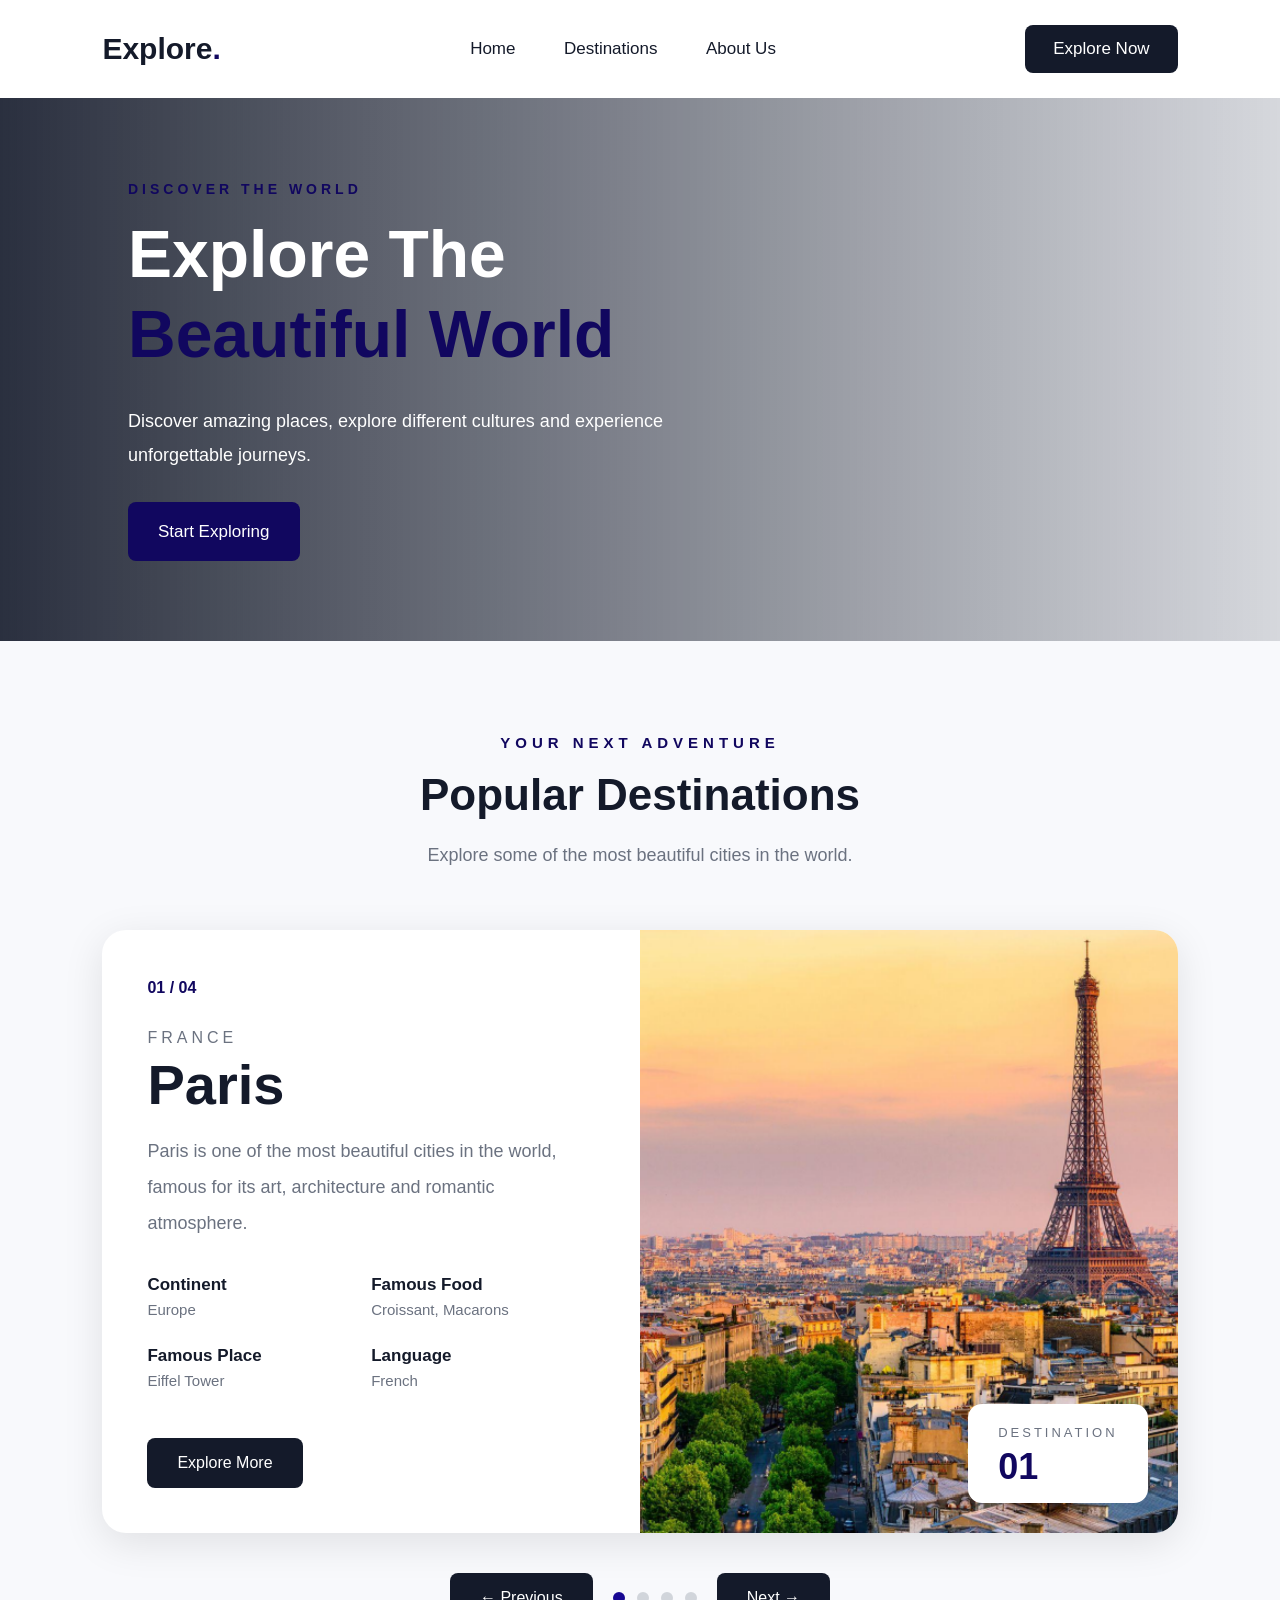
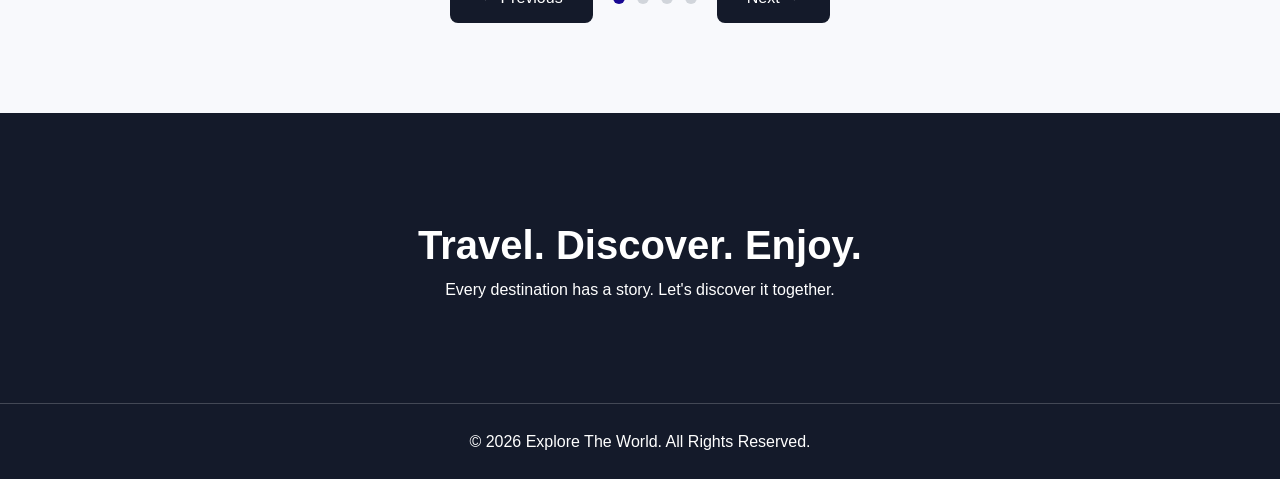
<file: index.html>
<!DOCTYPE html>
<html lang="en">
<head>
  <meta charset="UTF-8">
  <meta name="viewport" content="width=device-width, initial-scale=1.0">
  <title>Explore The World</title>
  <link rel="stylesheet" href="style.css">
</head>
<body>

  <!-- 1) الـ Navbar -->
  <header>
    <h2>Explore<span>.</span></h2>
    <nav>
      <a>Home</a>
      <a>Destinations</a>
      <a>About Us</a>
    </nav>
    <button>Explore Now</button>
  </header>

  <!-- 2) الـ Hero (الصفحة الأولى) -->
  <section>
    <h5>DISCOVER THE WORLD</h5>
    <h1>Explore The <span>Beautiful World</span></h1>
    <p>Discover amazing places, explore different cultures and experience unforgettable journeys.</p>
    <a>Start Exploring</a>
  </section>

  <!-- 3) المدن (الكارت اللي بيتغير بالـ JavaScript) -->
  <main>
    <h5>YOUR NEXT ADVENTURE</h5>
    <h2>Popular Destinations</h2>
    <h6>Explore some of the most beautiful cities in the world.</h6>

    <article>

      <!-- الجزء الشمال: بيانات المدينة -->
      <div>
        <b></b>                  <!-- رقم المدينة 01 / 04 -->
        <small></small>          <!-- اسم الدولة -->
        <h3></h3>                <!-- اسم المدينة -->
        <p></p>                  <!-- الوصف -->

        <ul>
          <li><h4>Continent</h4><p></p></li>
          <li><h4>Famous Food</h4><p></p></li>
          <li><h4>Famous Place</h4><p></p></li>
          <li><h4>Language</h4><p></p></li>
        </ul>

        <button>Explore More</button>
        <blockquote hidden></blockquote>   <!-- النص اللي بيظهر بعد Explore More -->
      </div>

      <!-- الجزء اليمين: الصورة -->
      <figure>
        <img src="" alt="">
        <figcaption>
          <span>DESTINATION</span>
          <h3>01</h3>
        </figcaption>
      </figure>

    </article>

    <!-- الأزرار والنقط تحت الكارت -->
    <menu>
      <button>&larr; Previous</button>
      <ol>
        <li></li>
        <li></li>
        <li></li>
        <li></li>
      </ol>
      <button>Next &rarr;</button>
    </menu>
  </main>

  <!-- 4) About -->
  <aside>
    <h2>Travel. Discover. Enjoy.</h2>
    <p>Every destination has a story. Let's discover it together.</p>
  </aside>

  <!-- 5) Footer -->
  <footer>
    <p>&copy; 2026 Explore The World. All Rights Reserved.</p>
  </footer>

  <script src="script.js"></script>
</body>
</html>
</file>
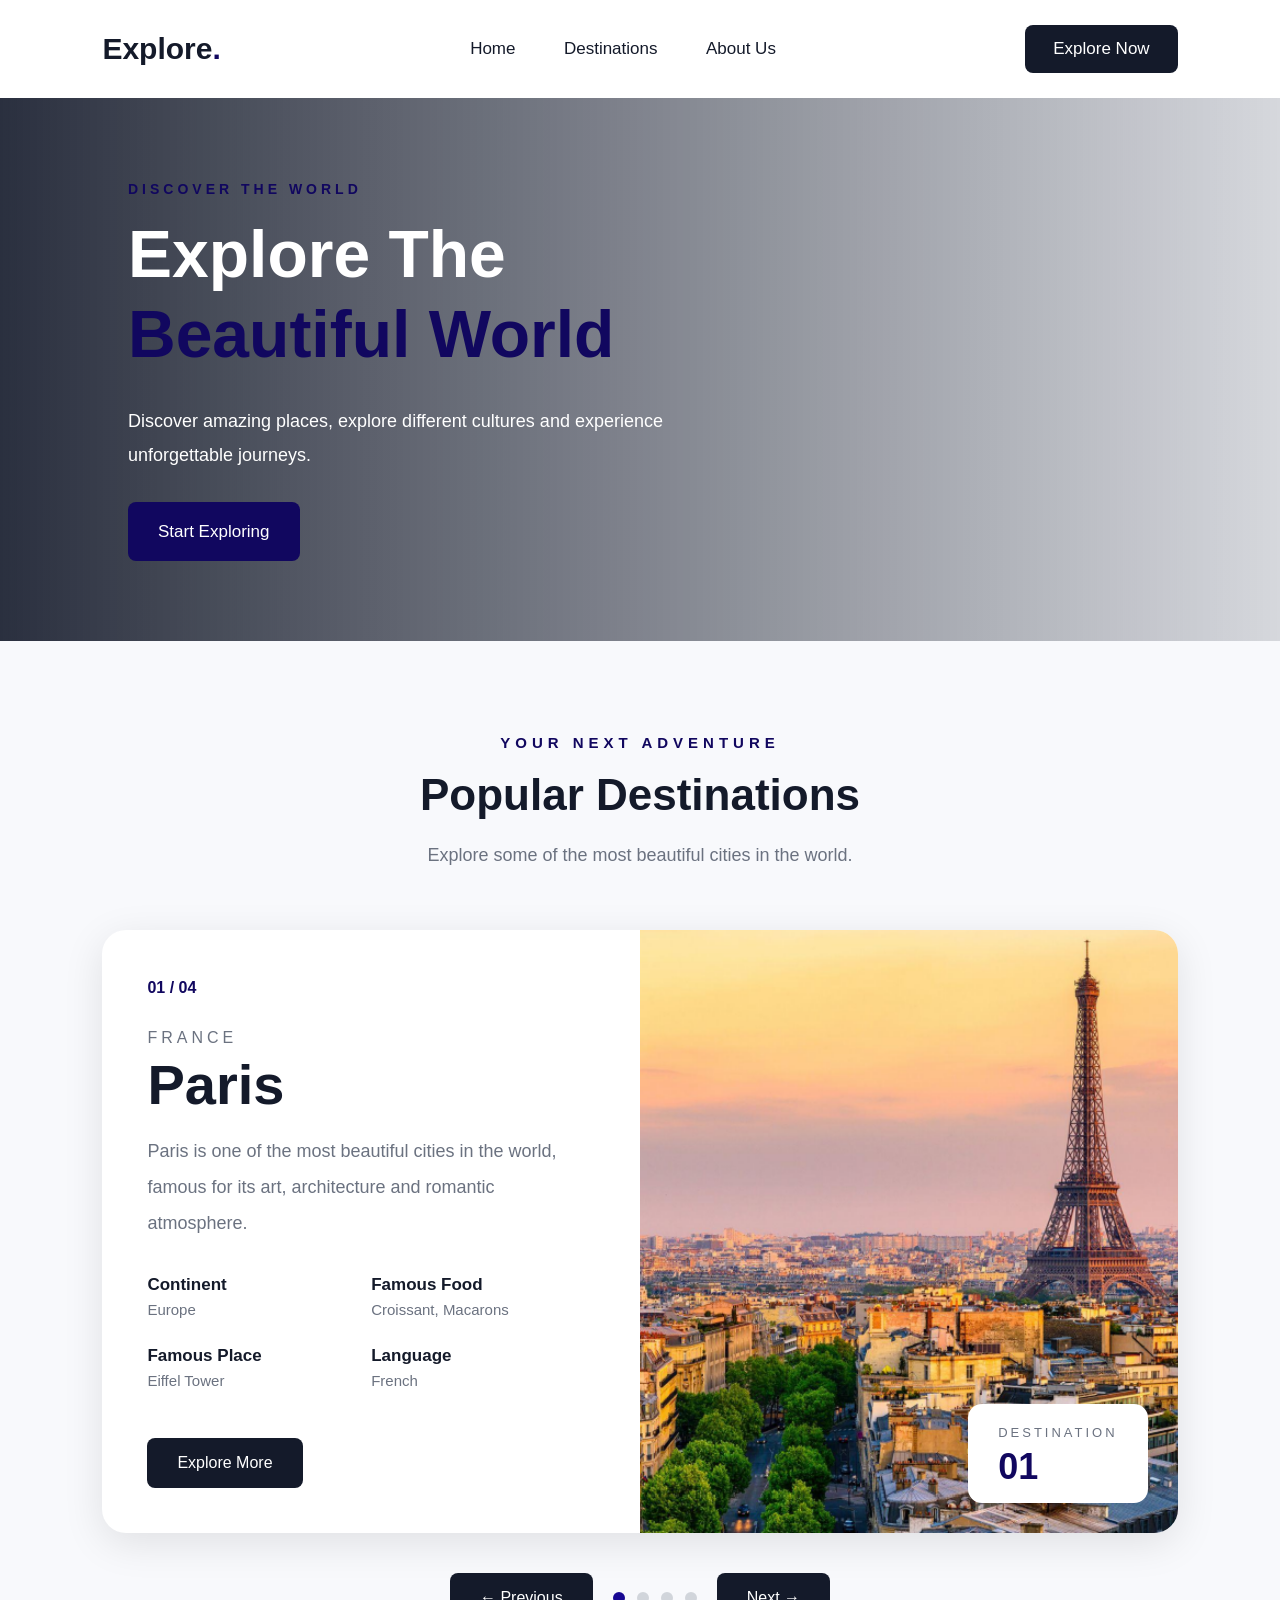
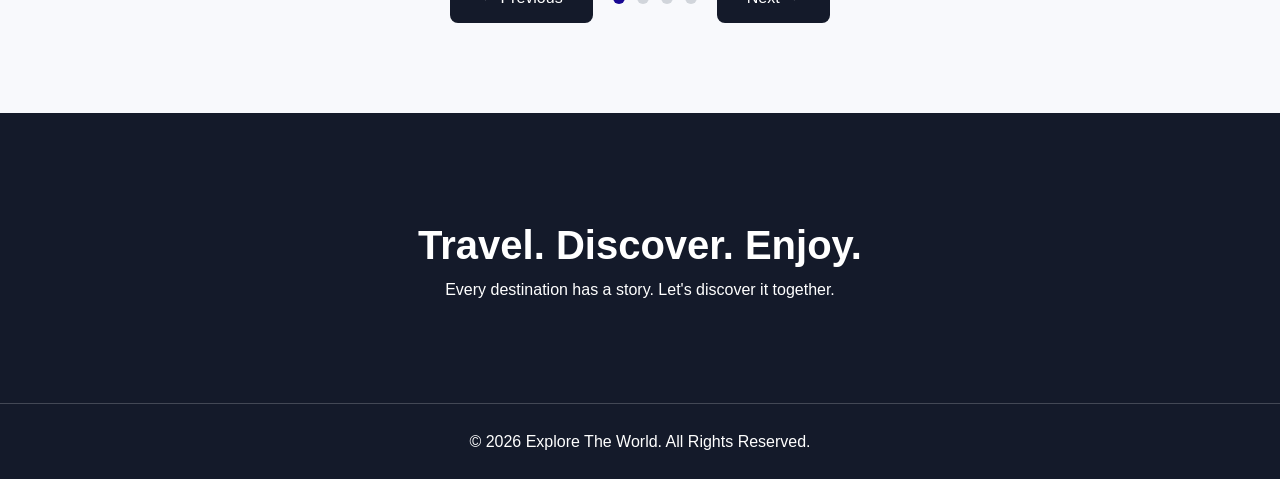
<file: structure.html>
<!DOCTYPE html>
<html lang="en">
<head>
  <meta charset="UTF-8">
  <meta name="viewport" content="width=device-width, initial-scale=1.0">
  <title>Explore The World</title>
  <link rel="stylesheet" href="style.css">
</head>
<body>

  <!-- 1) الـ Navbar -->
  <header>
    <h2>Explore<span>.</span></h2>
    <nav>
      <a>Home</a>
      <a>Destinations</a>
      <a>About Us</a>
    </nav>
    <button>Explore Now</button>
  </header>

  <!-- 2) الـ Hero (الصفحة الأولى) -->
  <section>
    <h5>DISCOVER THE WORLD</h5>
    <h1>Explore The <span>Beautiful World</span></h1>
    <p>Discover amazing places, explore different cultures and experience unforgettable journeys.</p>
    <a>Start Exploring</a>
  </section>

  <!-- 3) المدن (الكارت اللي بيتغير بالـ JavaScript) -->
  <main>
    <h5>YOUR NEXT ADVENTURE</h5>
    <h2>Popular Destinations</h2>
    <h6>Explore some of the most beautiful cities in the world.</h6>

    <article>

      <!-- الجزء الشمال: بيانات المدينة -->
      <div>
        <b></b>                  <!-- رقم المدينة 01 / 04 -->
        <small></small>          <!-- اسم الدولة -->
        <h3></h3>                <!-- اسم المدينة -->
        <p></p>                  <!-- الوصف -->

        <ul>
          <li><h4>Continent</h4><p></p></li>
          <li><h4>Famous Food</h4><p></p></li>
          <li><h4>Famous Place</h4><p></p></li>
          <li><h4>Language</h4><p></p></li>
        </ul>

        <button>Explore More</button>
        <blockquote hidden></blockquote>   <!-- النص اللي بيظهر بعد Explore More -->
      </div>

      <!-- الجزء اليمين: الصورة -->
      <figure>
        <img src="" alt="">
        <figcaption>
          <span>DESTINATION</span>
          <h3>01</h3>
        </figcaption>
      </figure>

    </article>

    <!-- الأزرار والنقط تحت الكارت -->
    <menu>
      <button>&larr; Previous</button>
      <ol>
        <li></li>
        <li></li>
        <li></li>
        <li></li>
      </ol>
      <button>Next &rarr;</button>
    </menu>
  </main>

  <!-- 4) About -->
  <aside>
    <h2>Travel. Discover. Enjoy.</h2>
    <p>Every destination has a story. Let's discover it together.</p>
  </aside>

  <!-- 5) Footer -->
  <footer>
    <p>&copy; 2026 Explore The World. All Rights Reserved.</p>
  </footer>

  <script src="script.js"></script>
</body>
</html>
</file>
<file: style.css>
* {
  margin: 0;
  padding: 0;
  box-sizing: border-box;
}

body {
  font-family: Arial, sans-serif;
  background-color: #f8f9fc;
  color: #141a2a;
  line-height: 1.6;
}

a {
  text-decoration: none;
  color: inherit;
  cursor: pointer;
}

ul, ol, menu {
  list-style: none;
}

button {
  padding: 16px 30px;
  background-color: #141a2a;
  color: white;
  border: none;
  border-radius: 8px;
  font-size: 16px;
  cursor: pointer;
}

button:hover {
  background-color: #180893;
}

header {
  display: flex;
  justify-content: space-between;
  align-items: center;
  padding: 25px 8%;
  background-color: white;
}

header h2 {
  font-size: 30px;
}

header span {
  color: #11075f;
}

nav a {
  margin: 0 22px;
  font-size: 17px;
}

nav a:hover {
  color: #21119d;
}

header button {
  padding: 14px 28px;
  font-size: 17px;
}

section {
  padding: 80px 10%;
  color: white;
  background-image: linear-gradient(90deg, rgba(20, 26, 42, 0.9), rgba(20, 26, 42, 0.15)), url(https://www.pixelstalk.net/wp-content/uploads/2016/08/Free-Desktop-Travel-Backgrounds.jpg);
  background-size: cover;
  background-position: center;
}

section h5 {
  color: #11075f;
  font-size: 14px;
  letter-spacing: 4px;
}

h1 {
  font-size: 66px;
  line-height: 1.2;
  margin: 15px 0 30px;
}

h1 span {
  display: block;
  color: #11075f;
}

section p {
  max-width: 560px;
  font-size: 18px;
  line-height: 1.9;
}

section a {
  display: inline-block;
  margin-top: 30px;
  padding: 16px 30px;
  background-color: #11075f;
  color: white;
  border-radius: 8px;
  font-size: 17px;
}

section a:hover {
  background-color: #141a2a;
}


main {
  padding: 90px 8%;
  text-align: center;
}

main h5 {
  color: #11075f;
  font-size: 15px;
  letter-spacing: 5px;
}

main h2 {
  font-size: 44px;
  margin: 5px 0 10px;
}

h6 {
  color: #6b7280;
  font-size: 18px;
  font-weight: normal;
}


article {
  display: flex;
  margin-top: 60px;
  background-color: white;
  border-radius: 24px;
  box-shadow: 0 10px 40px rgba(0, 0, 0, 0.1);
  overflow: hidden;
  text-align: left;
}

div {
  width: 50%;
  padding: 45px;
}

b {
  color: #11075f;
}

small {
  display: block;
  margin-top: 25px;
  color: #6b7280;
  font-size: 16px;
  letter-spacing: 4px;
}

div h3 {
  font-size: 56px;
  line-height: 1.2;
  margin-bottom: 15px;
}

div p {
  color: #6b7280;
  font-size: 18px;
  line-height: 2;
  margin-bottom: 30px;
}

ul {
  display: flex;
  flex-wrap: wrap;
  margin-bottom: 25px;
}

li {
  width: 50%;
  margin-bottom: 20px;
}

li h4 {
  font-size: 17px;
}

ul li p {
  font-size: 15px;
  line-height: 1.6;
  margin-bottom: 0;
}

blockquote {
  margin-top: 20px;
  padding: 15px;
  background-color: #f8f9fc;
  color: #6b7280;
}


figure {
  position: relative;
  width: 50%;
}

img {
  display: block;
  width: 100%;
  height: 100%;
  min-height: 500px;
  object-fit: cover;
}

figcaption {
  position: absolute;
  right: 30px;
  bottom: 30px;
  padding: 15px 30px;
  background-color: white;
  border-radius: 14px;
}

figcaption span {
  color: #6b7280;
  font-size: 13px;
  letter-spacing: 3px;
}

figcaption h3 {
  color: #11075f;
  font-size: 36px;
  line-height: 1.2;
}

/* النقط */
menu {
  display: flex;
  justify-content: center;
  align-items: center;
  gap: 20px;
  margin-top: 40px;
}

ol {
  display: flex;
  gap: 12px;
}

ol li {
  width: 12px;
  height: 12px;
  margin-bottom: 0;
  background-color: #d1d5db;
  border-radius: 50%;
  cursor: pointer;
}

ol li:hover {
  opacity: 0.6;
}


aside {
  padding: 100px 80px;
  text-align: center;
  background-color: #141a2a;
  color: white;
}

aside h2 {
  font-size: 40px;
}

footer {
  padding: 25px;
  text-align: center;
  background-color: #141a2a;
  color: white;
  border-top: 1px solid rgba(255, 255, 255, 0.2);
}
</file>
